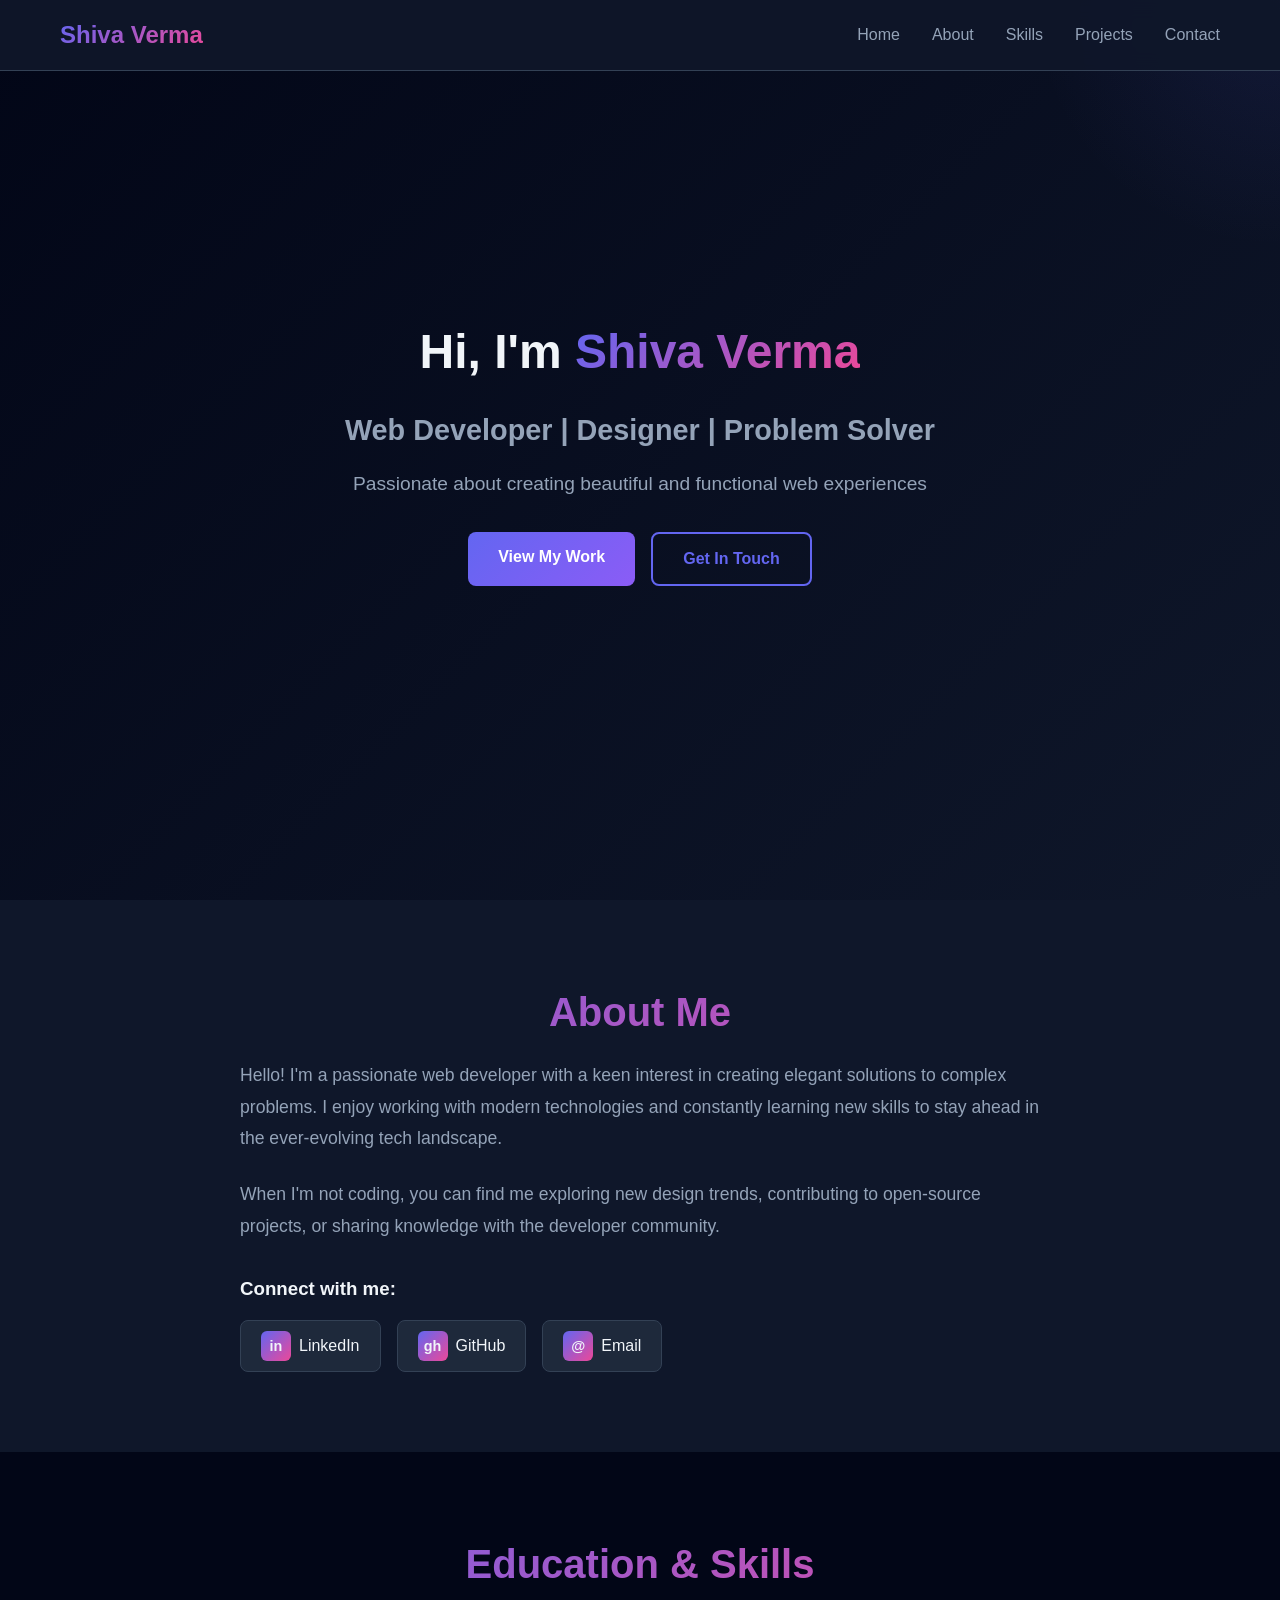
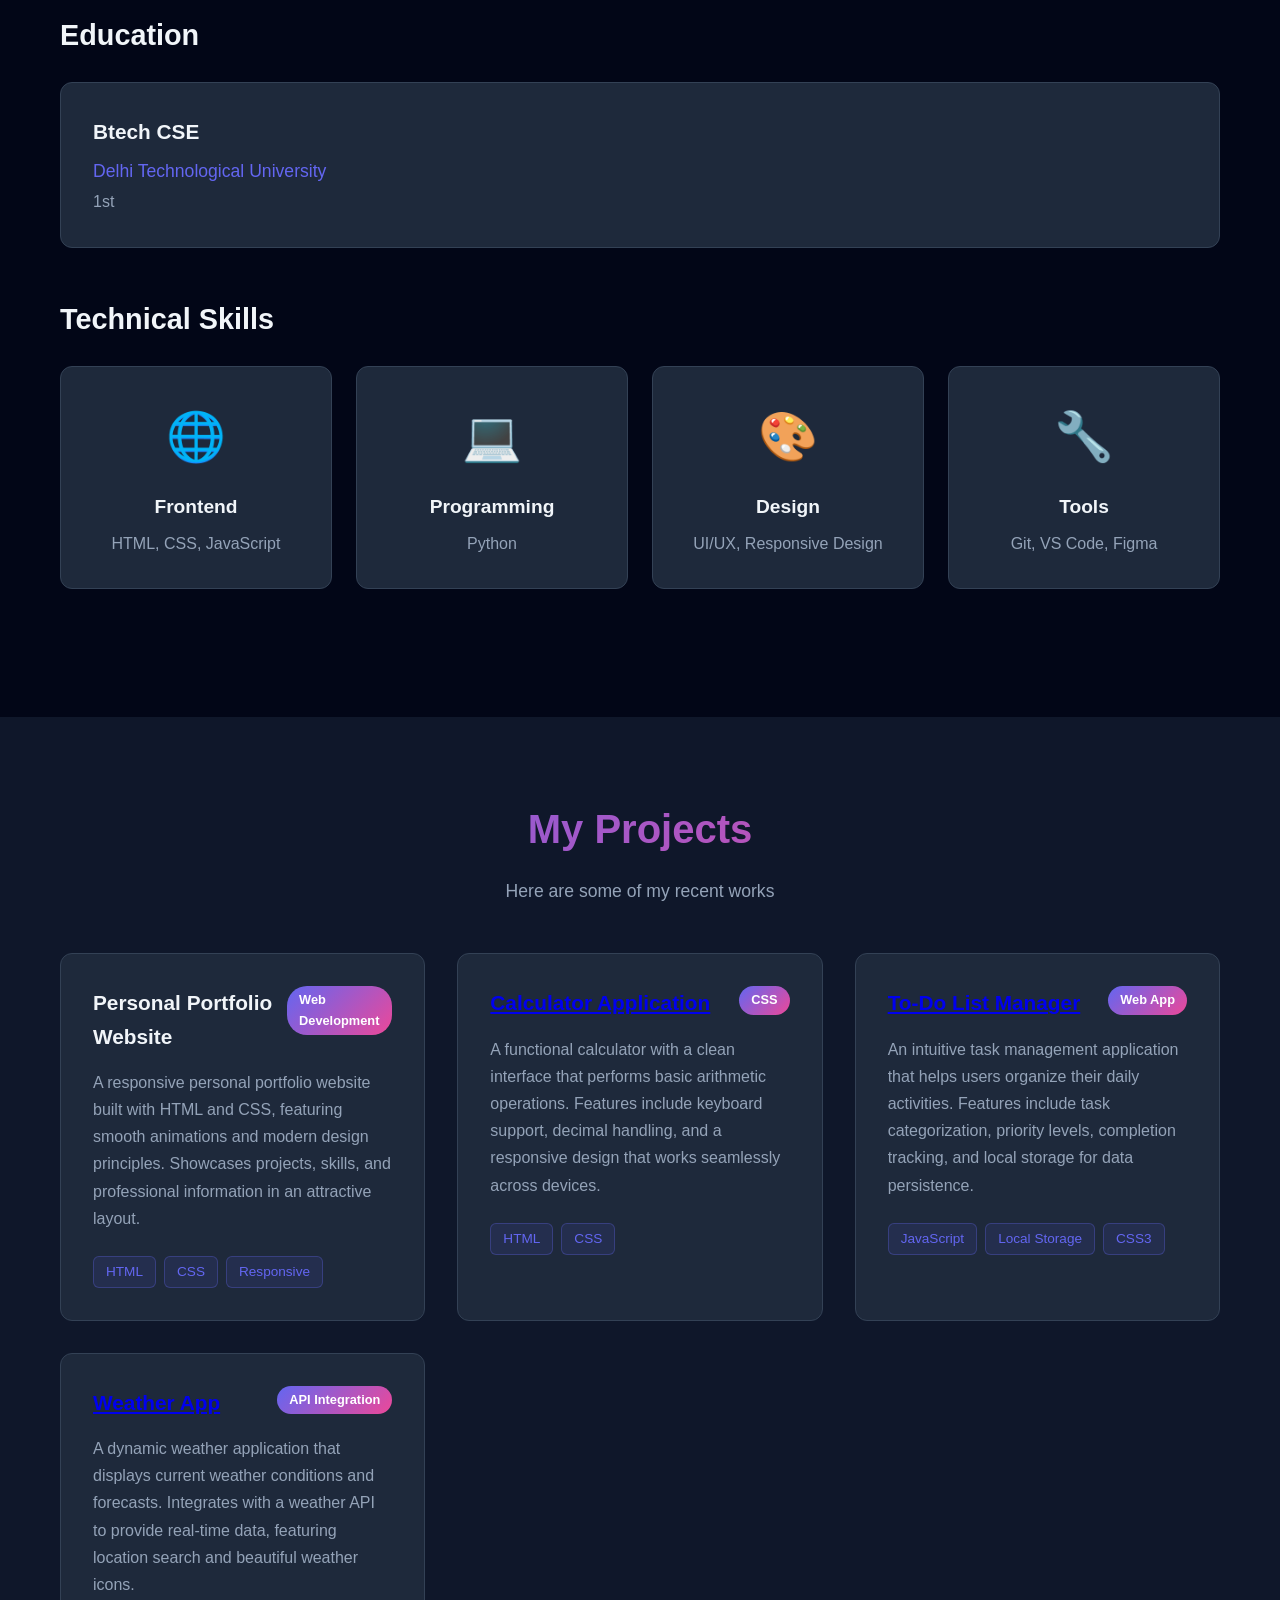
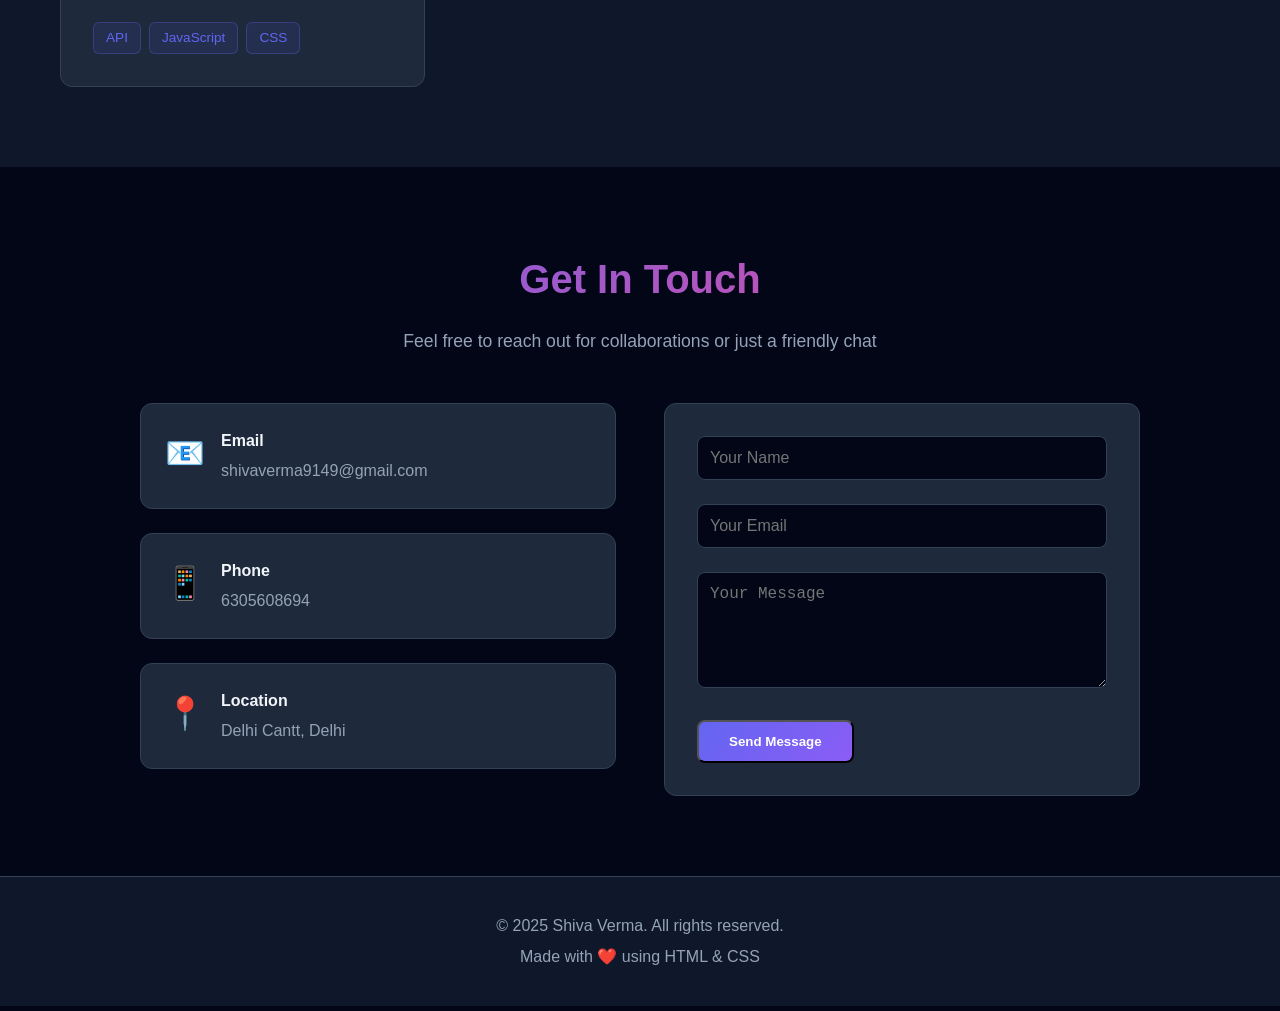
<file: index.html>
<!DOCTYPE html>
<html lang="en">
<head>
    <meta charset="UTF-8">
    <meta name="viewport" content="width=device-width, initial-scale=1.0">
    <title>My Portfolio - Shiva Verma</title>
    <link rel="stylesheet" href="styles.css">
</head>
<body>
    <!-- Navigation Bar -->
    <nav class="navbar">
        <div class="container">
            <div class="logo">Shiva Verma</div>
            <ul class="nav-links">
                <li><a href="#home">Home</a></li>
                <li><a href="#about">About</a></li>
                <li><a href="#skills">Skills</a></li>
                <li><a href="#projects">Projects</a></li>
                <li><a href="#contact">Contact</a></li>
            </ul>
        </div>
    </nav>

    <!-- Home Section -->
    <section id="home" class="home-section">
        <div class="container">
            <div class="home-content">
                <h1 class="greeting">Hi, I'm <span class="highlight">Shiva Verma</span></h1>
                <h2 class="tagline">Web Developer | Designer | Problem Solver</h2>
                <p class="intro-text">Passionate about creating beautiful and functional web experiences</p>
                <div class="cta-buttons">
                    <a href="#projects" class="btn btn-primary">View My Work</a>
                    <a href="#contact" class="btn btn-secondary">Get In Touch</a>
                </div>
            </div>
        </div>
    </section>

    <!-- About Me Section -->
    <section id="about" class="about-section">
        <div class="container">
            <h2 class="section-title">About Me</h2>
            <div class="about-content">
                <div class="about-text">
                    <p>Hello! I'm a passionate web developer with a keen interest in creating elegant solutions to complex problems. I enjoy working with modern technologies and constantly learning new skills to stay ahead in the ever-evolving tech landscape.</p>
                    <p>When I'm not coding, you can find me exploring new design trends, contributing to open-source projects, or sharing knowledge with the developer community.</p>
                    <div class="social-links">
                        <h3>Connect with me:</h3>
                        <div class="social-icons">
                            <!-- Add your LinkedIn URL below -->
                            <a href="https://www.linkedin.com/in/shiva-verma-11b445381/" target="_blank" class="social-link">
                                <span class="icon">in</span> LinkedIn
                            </a>
                            <!-- Add your GitHub URL below -->
                            <a href="https://github.com/ShivaVerma-110806" target="_blank" class="social-link">
                                <span class="icon">gh</span> GitHub
                            </a>
                            <!-- Add your Email below -->
                            <a href="mailto:shivaverma9149@gmail.com" class="social-link">
                                <span class="icon">@</span> Email
                            </a>
                        </div>
                    </div>
                </div>
            </div>
        </div>
    </section>

    <!-- Education & Skills Section -->
    <section id="skills" class="skills-section">
        <div class="container">
            <h2 class="section-title">Education & Skills</h2>
            
            <div class="education-block">
                <h3 class="subsection-title">Education</h3>
                <div class="education-item">
                    <h4>Btech CSE </h4>
                    <p class="institution">Delhi Technological University</p>
                    <p class="duration">1st </p>
                </div>
            </div>

            <div class="skills-block">
                <h3 class="subsection-title">Technical Skills</h3>
                <div class="skills-grid">
                    <div class="skill-card">
                        <div class="skill-icon">🌐</div>
                        <h4>Frontend</h4>
                        <p>HTML, CSS, JavaScript</p>
                    </div>
                    <div class="skill-card">
                        <div class="skill-icon">💻</div>
                        <h4>Programming</h4>
                        <p>Python</p>
                    </div>
                    <div class="skill-card">
                        <div class="skill-icon">🎨</div>
                        <h4>Design</h4>
                        <p>UI/UX, Responsive Design</p>
                    </div>
                    <div class="skill-card">
                        <div class="skill-icon">🔧</div>
                        <h4>Tools</h4>
                        <p>Git, VS Code, Figma</p>
                    </div>
                </div>
            </div>
        </div>
    </section>

    <!-- Projects Section -->
    <section id="projects" class="projects-section">
        <div class="container">
            <h2 class="section-title">My Projects</h2>
            <p class="section-subtitle">Here are some of my recent works</p>
            
            <div class="projects-grid">
                <div class="project-card">
                    <div class="project-header">
                        <h3>Personal Portfolio Website</h3>
                        <span class="project-tag">Web Development</span>
                    </div>
                    <p class="project-description">A responsive personal portfolio website built with HTML and CSS, featuring smooth animations and modern design principles. Showcases projects, skills, and professional information in an attractive layout.</p>
                    <div class="project-tech">
                        <span class="tech-badge">HTML</span>
                        <span class="tech-badge">CSS</span>
                        <span class="tech-badge">Responsive</span>
                    </div>
                </div>

                <div class="project-card">
                    <div class="project-header">
                        <h3> <a href="calculator.html">Calculator Application</a></h3>
                        <span class="project-tag">CSS</span>
                    </div>
                    <p class="project-description">A functional calculator with a clean interface that performs basic arithmetic operations. Features include keyboard support, decimal handling, and a responsive design that works seamlessly across devices.</p>
                    <div class="project-tech">
                        <span class="tech-badge">HTML</span>
                        <span class="tech-badge">CSS</span>
                    </div>
                </div>

                <div class="project-card">
                    <div class="project-header">
                       <h3><a href="to-dolist.html">To-Do List Manager</a></a></h3> 
                        <span class="project-tag">Web App</span>
                    </div>
                    <p class="project-description">An intuitive task management application that helps users organize their daily activities. Features include task categorization, priority levels, completion tracking, and local storage for data persistence.</p>
                    <div class="project-tech">
                        <span class="tech-badge">JavaScript</span>
                        <span class="tech-badge">Local Storage</span>
                        <span class="tech-badge">CSS3</span>
                    </div>
                </div>

                <div class="project-card">
                    <div class="project-header">
                        <h3><a href="weather.html">Weather App</a></a></h3>
                        <span class="project-tag">API Integration</span>
                    </div>
                    <p class="project-description">A dynamic weather application that displays current weather conditions and forecasts. Integrates with a weather API to provide real-time data, featuring location search and beautiful weather icons.</p>
                    <div class="project-tech">
                        <span class="tech-badge">API</span>
                        <span class="tech-badge">JavaScript</span>
                        <span class="tech-badge">CSS</span>
                    </div>
                </div>
            </div>
        </div>
    </section>

    <!-- Contact Section -->
    <section id="contact" class="contact-section">
        <div class="container">
            <h2 class="section-title">Get In Touch</h2>
            <p class="section-subtitle">Feel free to reach out for collaborations or just a friendly chat</p>
            
            <div class="contact-content">
                <div class="contact-info">
                    <div class="info-item">
                        <div class="info-icon">📧</div>
                        <div class="info-text">
                            <h4>Email</h4>
                            <p>shivaverma9149@gmail.com</p>
                        </div>
                    </div>
                    <div class="info-item">
                        <div class="info-icon">📱</div>
                        <div class="info-text">
                            <h4>Phone</h4>
                            <p>6305608694 </p>
                        </div>
                    </div>
                    <div class="info-item">
                        <div class="info-icon">📍</div>
                        <div class="info-text">
                            <h4>Location</h4>
                            <p>Delhi Cantt, Delhi </p>
                        </div>
                    </div>
                </div>

                <div class="contact-form">
                    <form>
                        <div class="form-group">
                            <input type="text" placeholder="Your Name" required>
                        </div>
                        <div class="form-group">
                            <input type="email" placeholder="Your Email" required>
                        </div>
                        <div class="form-group">
                            <textarea rows="5" placeholder="Your Message" required></textarea>
                        </div>
                        <button type="submit" class="btn btn-primary">Send Message</button>
                    </form>
                </div>
            </div>
        </div>
    </section>

    <!-- Footer -->
    <footer class="footer">
        <div class="container">
            <p>&copy; 2025 Shiva Verma. All rights reserved.</p>
            <p>Made with ❤️ using HTML & CSS</p>
        </div>
    </footer>
</body>
</html>
</file>
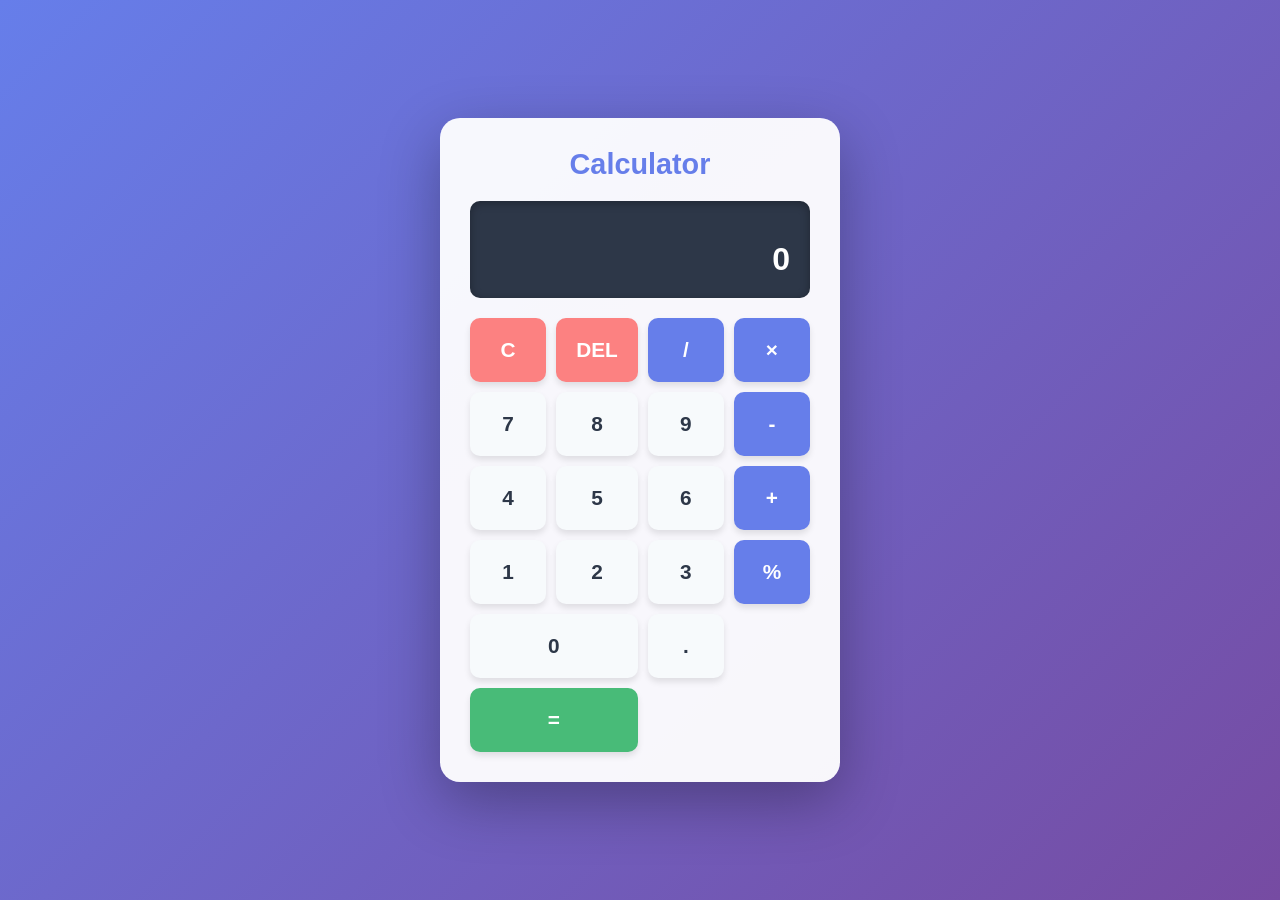
<file: calculator.html>
<!DOCTYPE html>
<html lang="en">
<head>
    <meta charset="UTF-8">
    <meta name="viewport" content="width=device-width, initial-scale=1.0">
    <title>Calculator Application</title>
    <style>
        * {
            margin: 0;
            padding: 0;
            box-sizing: border-box;
        }

        body {
            font-family: 'Segoe UI', Tahoma, Geneva, Verdana, sans-serif;
            background: linear-gradient(135deg, #667eea 0%, #764ba2 100%);
            min-height: 100vh;
            display: flex;
            justify-content: center;
            align-items: center;
            padding: 20px;
        }

        .calculator {
            background: rgba(255, 255, 255, 0.95);
            border-radius: 20px;
            padding: 30px;
            box-shadow: 0 20px 60px rgba(0, 0, 0, 0.3);
            max-width: 400px;
            width: 100%;
        }

        .calculator h1 {
            text-align: center;
            color: #667eea;
            margin-bottom: 20px;
            font-size: 1.8rem;
        }

        .display {
            background: #2d3748;
            color: #fff;
            padding: 20px;
            border-radius: 10px;
            margin-bottom: 20px;
            text-align: right;
            font-size: 2rem;
            min-height: 80px;
            word-wrap: break-word;
            box-shadow: inset 0 2px 10px rgba(0, 0, 0, 0.3);
        }

        .display .previous {
            font-size: 1rem;
            color: #a0aec0;
            min-height: 20px;
        }

        .display .current {
            font-size: 2rem;
            font-weight: bold;
        }

        .buttons {
            display: grid;
            grid-template-columns: repeat(4, 1fr);
            gap: 10px;
        }

        button {
            padding: 20px;
            font-size: 1.3rem;
            border: none;
            border-radius: 10px;
            cursor: pointer;
            transition: all 0.2s ease;
            font-weight: 600;
            box-shadow: 0 4px 6px rgba(0, 0, 0, 0.1);
        }

        button:hover {
            transform: translateY(-2px);
            box-shadow: 0 6px 12px rgba(0, 0, 0, 0.2);
        }

        button:active {
            transform: translateY(0);
        }

        .btn-number {
            background: #f7fafc;
            color: #2d3748;
        }

        .btn-operator {
            background: #667eea;
            color: white;
        }

        .btn-clear {
            background: #fc8181;
            color: white;
        }

        .btn-equals {
            background: #48bb78;
            color: white;
            grid-column: span 2;
        }

        .btn-zero {
            grid-column: span 2;
        }

        @media (max-width: 480px) {
            .calculator {
                padding: 20px;
            }

            button {
                padding: 15px;
                font-size: 1.1rem;
            }

            .display .current {
                font-size: 1.5rem;
            }
        }
    </style>
</head>
<body>
    <div class="calculator">
        <h1>Calculator</h1>
        <div class="display">
            <div class="previous" id="previous"></div>
            <div class="current" id="current">0</div>
        </div>
        <div class="buttons">
            <button class="btn-clear" onclick="clearDisplay()">C</button>
            <button class="btn-clear" onclick="deleteLast()">DEL</button>
            <button class="btn-operator" onclick="appendOperator('/')">/</button>
            <button class="btn-operator" onclick="appendOperator('*')">×</button>
            
            <button class="btn-number" onclick="appendNumber('7')">7</button>
            <button class="btn-number" onclick="appendNumber('8')">8</button>
            <button class="btn-number" onclick="appendNumber('9')">9</button>
            <button class="btn-operator" onclick="appendOperator('-')">-</button>
            
            <button class="btn-number" onclick="appendNumber('4')">4</button>
            <button class="btn-number" onclick="appendNumber('5')">5</button>
            <button class="btn-number" onclick="appendNumber('6')">6</button>
            <button class="btn-operator" onclick="appendOperator('+')">+</button>
            
            <button class="btn-number" onclick="appendNumber('1')">1</button>
            <button class="btn-number" onclick="appendNumber('2')">2</button>
            <button class="btn-number" onclick="appendNumber('3')">3</button>
            <button class="btn-operator" onclick="appendOperator('%')">%</button>
            
            <button class="btn-number btn-zero" onclick="appendNumber('0')">0</button>
            <button class="btn-number" onclick="appendNumber('.')">.</button>
            <button class="btn-equals" onclick="calculate()">=</button>
        </div>
    </div>

    <script>
        let currentInput = '0';
        let previousInput = '';
        let operator = null;

        function updateDisplay() {
            document.getElementById('current').textContent = currentInput;
            document.getElementById('previous').textContent = previousInput;
        }

        function appendNumber(number) {
            if (currentInput === '0' && number !== '.') {
                currentInput = number;
            } else if (number === '.' && currentInput.includes('.')) {
                return;
            } else {
                currentInput += number;
            }
            updateDisplay();
        }

        function appendOperator(op) {
            if (operator !== null) {
                calculate();
            }
            operator = op;
            previousInput = currentInput + ' ' + op;
            currentInput = '0';
            updateDisplay();
        }

        function calculate() {
            if (operator === null) return;
            
            const prev = parseFloat(previousInput);
            const current = parseFloat(currentInput);
            let result;

            switch (operator) {
                case '+':
                    result = prev + current;
                    break;
                case '-':
                    result = prev - current;
                    break;
                case '*':
                    result = prev * current;
                    break;
                case '/':
                    result = current !== 0 ? prev / current : 'Error';
                    break;
                case '%':
                    result = prev % current;
                    break;
                default:
                    return;
            }

            currentInput = result.toString();
            operator = null;
            previousInput = '';
            updateDisplay();
        }

        function clearDisplay() {
            currentInput = '0';
            previousInput = '';
            operator = null;
            updateDisplay();
        }

        function deleteLast() {
            if (currentInput.length > 1) {
                currentInput = currentInput.slice(0, -1);
            } else {
                currentInput = '0';
            }
            updateDisplay();
        }

        // Keyboard support
        document.addEventListener('keydown', function(event) {
            if (event.key >= '0' && event.key <= '9') {
                appendNumber(event.key);
            } else if (event.key === '.') {
                appendNumber('.');
            } else if (event.key === '+' || event.key === '-' || event.key === '*' || event.key === '/' || event.key === '%') {
                appendOperator(event.key);
            } else if (event.key === 'Enter' || event.key === '=') {
                calculate();
            } else if (event.key === 'Escape') {
                clearDisplay();
            } else if (event.key === 'Backspace') {
                deleteLast();
            }
        });
    </script>
</body>
</html>
</file>
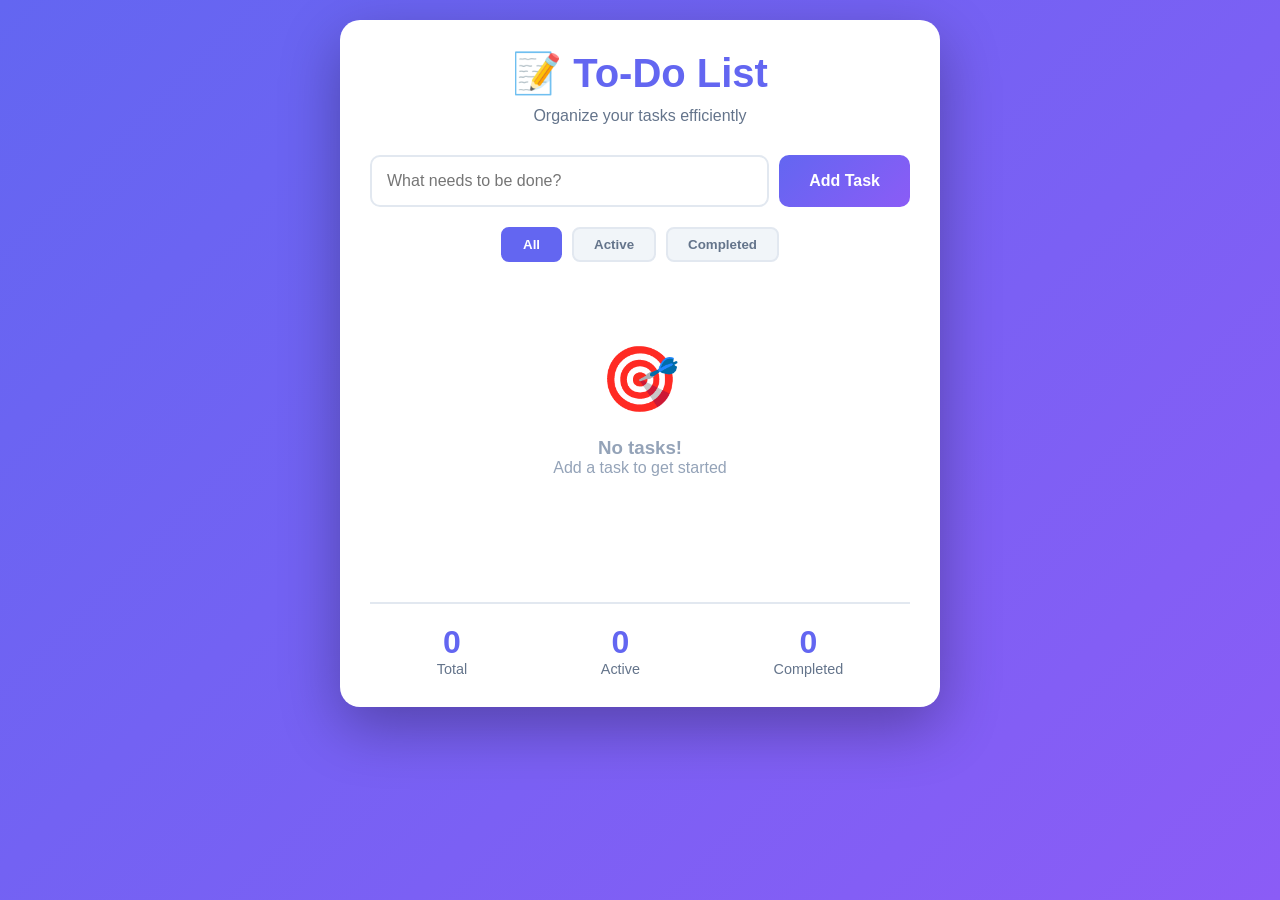
<file: to-dolist.html>
<!DOCTYPE html>
<html lang="en">
<head>
    <meta charset="UTF-8">
    <meta name="viewport" content="width=device-width, initial-scale=1.0">
    <title>To-Do List Manager</title>
    <style>
        * {
            margin: 0;
            padding: 0;
            box-sizing: border-box;
        }

        body {
            font-family: 'Segoe UI', Tahoma, Geneva, Verdana, sans-serif;
            background: linear-gradient(135deg, #6366f1 0%, #8b5cf6 100%);
            min-height: 100vh;
            padding: 20px;
        }

        .container {
            max-width: 600px;
            margin: 0 auto;
            background: white;
            border-radius: 20px;
            padding: 30px;
            box-shadow: 0 20px 60px rgba(0, 0, 0, 0.3);
        }

        h1 {
            color: #6366f1;
            text-align: center;
            margin-bottom: 10px;
            font-size: 2.5rem;
        }

        .subtitle {
            text-align: center;
            color: #64748b;
            margin-bottom: 30px;
        }

        .input-container {
            display: flex;
            gap: 10px;
            margin-bottom: 20px;
        }

        #taskInput {
            flex: 1;
            padding: 15px;
            border: 2px solid #e2e8f0;
            border-radius: 10px;
            font-size: 1rem;
            transition: border-color 0.3s ease;
        }

        #taskInput:focus {
            outline: none;
            border-color: #6366f1;
        }

        .add-btn {
            padding: 15px 30px;
            background: linear-gradient(135deg, #6366f1, #8b5cf6);
            color: white;
            border: none;
            border-radius: 10px;
            cursor: pointer;
            font-size: 1rem;
            font-weight: 600;
            transition: transform 0.2s ease;
        }

        .add-btn:hover {
            transform: translateY(-2px);
        }

        .filters {
            display: flex;
            gap: 10px;
            margin-bottom: 20px;
            justify-content: center;
        }

        .filter-btn {
            padding: 8px 20px;
            background: #f1f5f9;
            border: 2px solid #e2e8f0;
            border-radius: 8px;
            cursor: pointer;
            font-weight: 600;
            color: #64748b;
            transition: all 0.3s ease;
        }

        .filter-btn.active {
            background: #6366f1;
            color: white;
            border-color: #6366f1;
        }

        .tasks-container {
            min-height: 300px;
        }

        .task-item {
            background: #f8fafc;
            padding: 15px;
            border-radius: 10px;
            margin-bottom: 10px;
            display: flex;
            align-items: center;
            gap: 15px;
            transition: all 0.3s ease;
            border: 2px solid transparent;
        }

        .task-item:hover {
            border-color: #6366f1;
            transform: translateX(5px);
        }

        .task-item.completed {
            opacity: 0.6;
        }

        .task-item.completed .task-text {
            text-decoration: line-through;
            color: #94a3b8;
        }

        .checkbox {
            width: 24px;
            height: 24px;
            cursor: pointer;
            accent-color: #6366f1;
        }

        .task-text {
            flex: 1;
            color: #1e293b;
            font-size: 1rem;
        }

        .priority-badge {
            padding: 4px 12px;
            border-radius: 20px;
            font-size: 0.8rem;
            font-weight: 600;
        }

        .priority-high {
            background: #fee2e2;
            color: #dc2626;
        }

        .priority-medium {
            background: #fef3c7;
            color: #d97706;
        }

        .priority-low {
            background: #dbeafe;
            color: #2563eb;
        }

        .delete-btn {
            background: #ef4444;
            color: white;
            border: none;
            padding: 8px 15px;
            border-radius: 6px;
            cursor: pointer;
            font-weight: 600;
            transition: background 0.3s ease;
        }

        .delete-btn:hover {
            background: #dc2626;
        }

        .stats {
            display: flex;
            justify-content: space-around;
            margin-top: 20px;
            padding-top: 20px;
            border-top: 2px solid #e2e8f0;
        }

        .stat-item {
            text-align: center;
        }

        .stat-number {
            font-size: 2rem;
            font-weight: bold;
            color: #6366f1;
        }

        .stat-label {
            color: #64748b;
            font-size: 0.9rem;
        }

        .empty-state {
            text-align: center;
            padding: 60px 20px;
            color: #94a3b8;
        }

        .empty-state-icon {
            font-size: 4rem;
            margin-bottom: 20px;
        }

        @media (max-width: 480px) {
            .container {
                padding: 20px;
            }

            h1 {
                font-size: 2rem;
            }

            .input-container {
                flex-direction: column;
            }

            .filters {
                flex-wrap: wrap;
            }
        }
    </style>
</head>
<body>
    <div class="container">
        <h1>📝 To-Do List</h1>
        <p class="subtitle">Organize your tasks efficiently</p>

        <div class="input-container">
            <input type="text" id="taskInput" placeholder="What needs to be done?" />
            <button class="add-btn" onclick="addTask()">Add Task</button>
        </div>

        <div class="filters">
            <button class="filter-btn active" onclick="filterTasks('all')">All</button>
            <button class="filter-btn" onclick="filterTasks('active')">Active</button>
            <button class="filter-btn" onclick="filterTasks('completed')">Completed</button>
        </div>

        <div class="tasks-container" id="tasksContainer">
            <div class="empty-state">
                <div class="empty-state-icon">🎯</div>
                <h3>No tasks yet!</h3>
                <p>Add a task to get started</p>
            </div>
        </div>

        <div class="stats">
            <div class="stat-item">
                <div class="stat-number" id="totalTasks">0</div>
                <div class="stat-label">Total</div>
            </div>
            <div class="stat-item">
                <div class="stat-number" id="activeTasks">0</div>
                <div class="stat-label">Active</div>
            </div>
            <div class="stat-item">
                <div class="stat-number" id="completedTasks">0</div>
                <div class="stat-label">Completed</div>
            </div>
        </div>
    </div>

    <script>
        let tasks = [];
        let currentFilter = 'all';

        function addTask() {
            const input = document.getElementById('taskInput');
            const taskText = input.value.trim();

            if (taskText === '') {
                alert('Please enter a task!');
                return;
            }

            const task = {
                id: Date.now(),
                text: taskText,
                completed: false,
                priority: getRandomPriority()
            };

            tasks.push(task);
            input.value = '';
            renderTasks();
            updateStats();
        }

        function getRandomPriority() {
            const priorities = ['low', 'medium', 'high'];
            return priorities[Math.floor(Math.random() * priorities.length)];
        }

        function toggleTask(id) {
            const task = tasks.find(t => t.id === id);
            if (task) {
                task.completed = !task.completed;
                renderTasks();
                updateStats();
            }
        }

        function deleteTask(id) {
            tasks = tasks.filter(t => t.id !== id);
            renderTasks();
            updateStats();
        }

        function filterTasks(filter) {
            currentFilter = filter;
            
            // Update active filter button
            document.querySelectorAll('.filter-btn').forEach(btn => {
                btn.classList.remove('active');
            });
            event.target.classList.add('active');
            
            renderTasks();
        }

        function renderTasks() {
            const container = document.getElementById('tasksContainer');
            
            let filteredTasks = tasks;
            if (currentFilter === 'active') {
                filteredTasks = tasks.filter(t => !t.completed);
            } else if (currentFilter === 'completed') {
                filteredTasks = tasks.filter(t => t.completed);
            }

            if (filteredTasks.length === 0) {
                container.innerHTML = `
                    <div class="empty-state">
                        <div class="empty-state-icon">🎯</div>
                        <h3>No ${currentFilter === 'all' ? '' : currentFilter} tasks!</h3>
                        <p>${currentFilter === 'all' ? 'Add a task to get started' : 'Great job staying organized!'}</p>
                    </div>
                `;
                return;
            }

            container.innerHTML = filteredTasks.map(task => `
                <div class="task-item ${task.completed ? 'completed' : ''}">
                    <input type="checkbox" class="checkbox" 
                           ${task.completed ? 'checked' : ''} 
                           onchange="toggleTask(${task.id})">
                    <span class="task-text">${task.text}</span>
                    <span class="priority-badge priority-${task.priority}">${task.priority}</span>
                    <button class="delete-btn" onclick="deleteTask(${task.id})">Delete</button>
                </div>
            `).join('');
        }

        function updateStats() {
            const total = tasks.length;
            const completed = tasks.filter(t => t.completed).length;
            const active = total - completed;

            document.getElementById('totalTasks').textContent = total;
            document.getElementById('activeTasks').textContent = active;
            document.getElementById('completedTasks').textContent = completed;
        }

        // Enter key support
        document.getElementById('taskInput').addEventListener('keypress', function(event) {
            if (event.key === 'Enter') {
                addTask();
            }
        });

        // Initial render
        renderTasks();
        updateStats();
    </script>
</body>
</html>
</file>
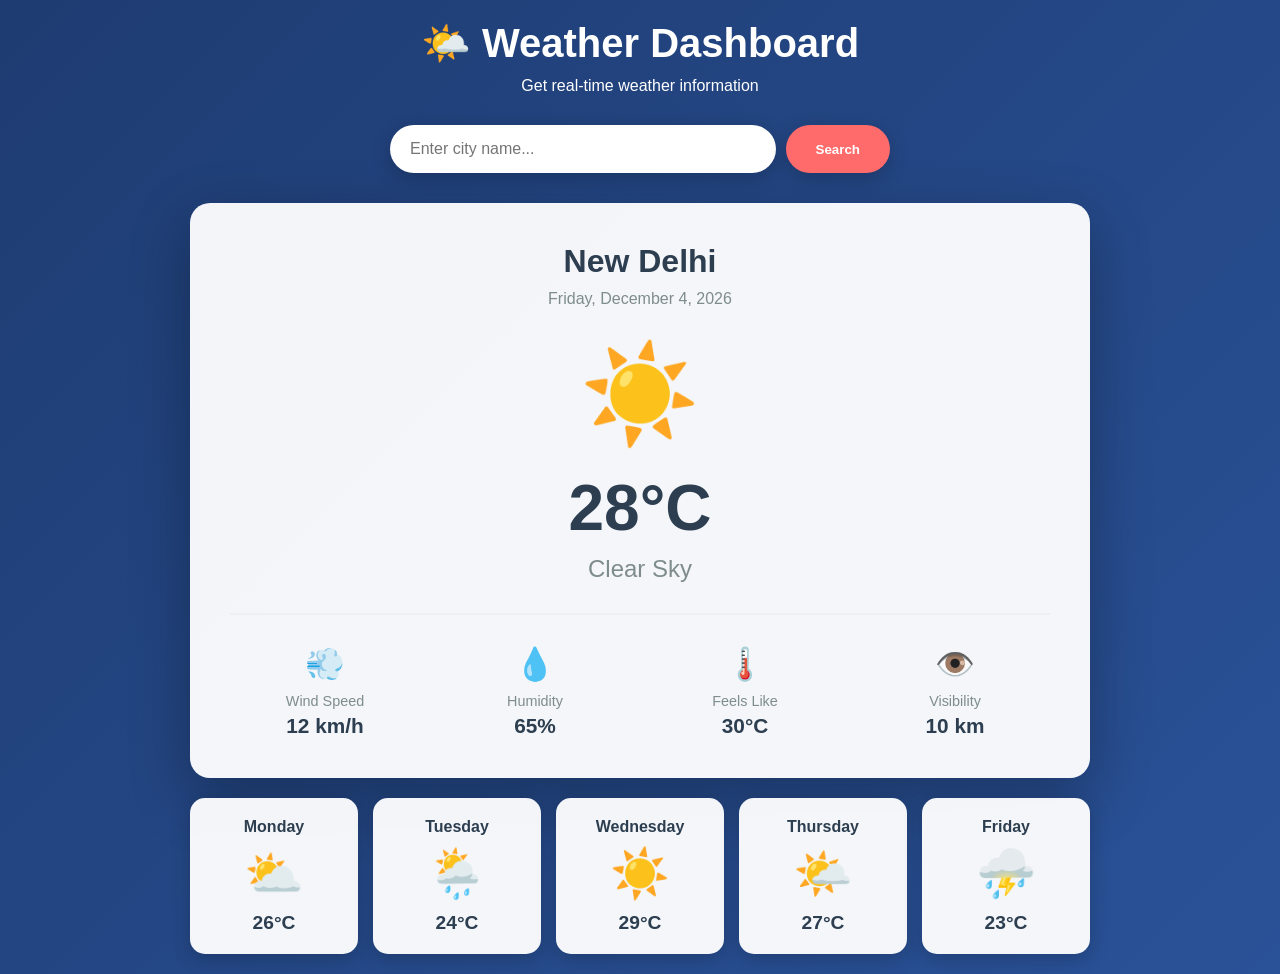
<file: weather.html>
<!DOCTYPE html>
<html lang="en">
<head>
    <meta charset="UTF-8">
    <meta name="viewport" content="width=device-width, initial-scale=1.0">
    <title>Weather Dashboard</title>
    <style>
        * {
            margin: 0;
            padding: 0;
            box-sizing: border-box;
        }

        body {
            font-family: 'Segoe UI', Tahoma, Geneva, Verdana, sans-serif;
            background: linear-gradient(135deg, #1e3c72 0%, #2a5298 100%);
            min-height: 100vh;
            padding: 20px;
        }

        .container {
            max-width: 900px;
            margin: 0 auto;
        }

        .header {
            text-align: center;
            color: white;
            margin-bottom: 30px;
        }

        .header h1 {
            font-size: 2.5rem;
            margin-bottom: 10px;
        }

        .search-container {
            max-width: 500px;
            margin: 0 auto 30px;
            display: flex;
            gap: 10px;
        }

        .search-input {
            flex: 1;
            padding: 15px 20px;
            border: none;
            border-radius: 50px;
            font-size: 1rem;
            box-shadow: 0 5px 20px rgba(0, 0, 0, 0.2);
        }

        .search-input:focus {
            outline: none;
        }

        .search-btn {
            padding: 15px 30px;
            background: #ff6b6b;
            color: white;
            border: none;
            border-radius: 50px;
            cursor: pointer;
            font-weight: 600;
            transition: transform 0.2s ease;
            box-shadow: 0 5px 20px rgba(0, 0, 0, 0.2);
        }

        .search-btn:hover {
            transform: translateY(-2px);
        }

        .weather-card {
            background: rgba(255, 255, 255, 0.95);
            border-radius: 20px;
            padding: 40px;
            box-shadow: 0 20px 60px rgba(0, 0, 0, 0.3);
            margin-bottom: 20px;
        }

        .current-weather {
            text-align: center;
        }

        .location {
            font-size: 2rem;
            color: #2c3e50;
            margin-bottom: 10px;
        }

        .date {
            color: #7f8c8d;
            margin-bottom: 30px;
        }

        .weather-icon {
            font-size: 6rem;
            margin: 20px 0;
        }

        .temperature {
            font-size: 4rem;
            font-weight: bold;
            color: #2c3e50;
            margin-bottom: 10px;
        }

        .weather-description {
            font-size: 1.5rem;
            color: #7f8c8d;
            text-transform: capitalize;
            margin-bottom: 30px;
        }

        .weather-details {
            display: grid;
            grid-template-columns: repeat(auto-fit, minmax(150px, 1fr));
            gap: 20px;
            margin-top: 30px;
            padding-top: 30px;
            border-top: 2px solid #ecf0f1;
        }

        .detail-item {
            text-align: center;
        }

        .detail-icon {
            font-size: 2rem;
            margin-bottom: 10px;
        }

        .detail-label {
            color: #7f8c8d;
            font-size: 0.9rem;
            margin-bottom: 5px;
        }

        .detail-value {
            color: #2c3e50;
            font-size: 1.3rem;
            font-weight: 600;
        }

        .forecast {
            display: grid;
            grid-template-columns: repeat(auto-fit, minmax(120px, 1fr));
            gap: 15px;
        }

        .forecast-item {
            background: rgba(255, 255, 255, 0.95);
            border-radius: 15px;
            padding: 20px;
            text-align: center;
            box-shadow: 0 5px 20px rgba(0, 0, 0, 0.2);
            transition: transform 0.3s ease;
        }

        .forecast-item:hover {
            transform: translateY(-5px);
        }

        .forecast-day {
            font-weight: 600;
            color: #2c3e50;
            margin-bottom: 10px;
        }

        .forecast-icon {
            font-size: 3rem;
            margin: 10px 0;
        }

        .forecast-temp {
            color: #2c3e50;
            font-size: 1.2rem;
            font-weight: 600;
        }

        .error-message {
            background: #ff6b6b;
            color: white;
            padding: 15px;
            border-radius: 10px;
            text-align: center;
            margin-bottom: 20px;
            display: none;
        }

        .loading {
            text-align: center;
            color: white;
            font-size: 1.5rem;
            padding: 40px;
            display: none;
        }

        @media (max-width: 768px) {
            .header h1 {
                font-size: 2rem;
            }

            .temperature {
                font-size: 3rem;
            }

            .weather-card {
                padding: 20px;
            }
        }
    </style>
</head>
<body>
    <div class="container">
        <div class="header">
            <h1>🌤️ Weather Dashboard</h1>
            <p>Get real-time weather information</p>
        </div>

        <div class="search-container">
            <input type="text" class="search-input" id="cityInput" placeholder="Enter city name..." />
            <button class="search-btn" onclick="searchWeather()">Search</button>
        </div>

        <div class="error-message" id="errorMessage">City not found. Please try again.</div>
        <div class="loading" id="loading">Loading weather data...</div>

        <div class="weather-card" id="weatherCard">
            <div class="current-weather">
                <h2 class="location" id="location">New Delhi</h2>
                <p class="date" id="date">Sunday, November 16, 2025</p>
                
                <div class="weather-icon" id="weatherIcon">☀️</div>
                <div class="temperature" id="temperature">28°C</div>
                <p class="weather-description" id="description">Clear Sky</p>

                <div class="weather-details">
                    <div class="detail-item">
                        <div class="detail-icon">💨</div>
                        <div class="detail-label">Wind Speed</div>
                        <div class="detail-value" id="windSpeed">12 km/h</div>
                    </div>
                    <div class="detail-item">
                        <div class="detail-icon">💧</div>
                        <div class="detail-label">Humidity</div>
                        <div class="detail-value" id="humidity">65%</div>
                    </div>
                    <div class="detail-item">
                        <div class="detail-icon">🌡️</div>
                        <div class="detail-label">Feels Like</div>
                        <div class="detail-value" id="feelsLike">30°C</div>
                    </div>
                    <div class="detail-item">
                        <div class="detail-icon">👁️</div>
                        <div class="detail-label">Visibility</div>
                        <div class="detail-value" id="visibility">10 km</div>
                    </div>
                </div>
            </div>
        </div>

        <div class="forecast" id="forecast">
            <div class="forecast-item">
                <div class="forecast-day">Monday</div>
                <div class="forecast-icon">⛅</div>
                <div class="forecast-temp">26°C</div>
            </div>
            <div class="forecast-item">
                <div class="forecast-day">Tuesday</div>
                <div class="forecast-icon">🌦️</div>
                <div class="forecast-temp">24°C</div>
            </div>
            <div class="forecast-item">
                <div class="forecast-day">Wednesday</div>
                <div class="forecast-icon">☀️</div>
                <div class="forecast-temp">29°C</div>
            </div>
            <div class="forecast-item">
                <div class="forecast-day">Thursday</div>
                <div class="forecast-icon">🌤️</div>
                <div class="forecast-temp">27°C</div>
            </div>
            <div class="forecast-item">
                <div class="forecast-day">Friday</div>
                <div class="forecast-icon">⛈️</div>
                <div class="forecast-temp">23°C</div>
            </div>
        </div>
    </div>

    <script>
        // Weather data for different cities (simulated API data)
        const weatherData = {
            'new delhi': {
                temp: 28,
                description: 'Clear Sky',
                icon: '☀️',
                wind: 12,
                humidity: 65,
                feelsLike: 30,
                visibility: 10
            },
            'mumbai': {
                temp: 32,
                description: 'Partly Cloudy',
                icon: '⛅',
                wind: 18,
                humidity: 78,
                feelsLike: 35,
                visibility: 8
            },
            'bangalore': {
                temp: 25,
                description: 'Light Rain',
                icon: '🌦️',
                wind: 10,
                humidity: 82,
                feelsLike: 26,
                visibility: 7
            },
            'kolkata': {
                temp: 30,
                description: 'Humid',
                icon: '🌤️',
                wind: 15,
                humidity: 80,
                feelsLike: 33,
                visibility: 9
            },
            'chennai': {
                temp: 33,
                description: 'Hot and Sunny',
                icon: '☀️',
                wind: 20,
                humidity: 70,
                feelsLike: 36,
                visibility: 10
            },
            'london': {
                temp: 12,
                description: 'Rainy',
                icon: '🌧️',
                wind: 25,
                humidity: 88,
                feelsLike: 10,
                visibility: 5
            },
            'new york': {
                temp: 18,
                description: 'Cloudy',
                icon: '☁️',
                wind: 22,
                humidity: 65,
                feelsLike: 16,
                visibility: 8
            },
            'tokyo': {
                temp: 20,
                description: 'Clear',
                icon: '🌤️',
                wind: 14,
                humidity: 60,
                feelsLike: 21,
                visibility: 10
            },
            'dubai': {
                temp: 38,
                description: 'Very Hot',
                icon: '☀️',
                wind: 8,
                humidity: 40,
                feelsLike: 42,
                visibility: 10
            },
            'paris': {
                temp: 15,
                description: 'Overcast',
                icon: '☁️',
                wind: 18,
                humidity: 72,
                feelsLike: 14,
                visibility: 7
            }
        };

        function searchWeather() {
            const cityInput = document.getElementById('cityInput');
            const city = cityInput.value.trim().toLowerCase();
            
            if (city === '') {
                showError('Please enter a city name');
                return;
            }

            showLoading();

            // Simulate API call delay
            setTimeout(() => {
                if (weatherData[city]) {
                    displayWeather(city, weatherData[city]);
                    hideError();
                } else {
                    showError('City not found. Try: New Delhi, Mumbai, London, New York, Tokyo, Dubai, Paris, etc.');
                }
                hideLoading();
            }, 800);
        }

        function displayWeather(city, data) {
            // Capitalize city name
            const cityName = city.split(' ').map(word => 
                word.charAt(0).toUpperCase() + word.slice(1)
            ).join(' ');

            document.getElementById('location').textContent = cityName;
            document.getElementById('temperature').textContent = `${data.temp}°C`;
            document.getElementById('description').textContent = data.description;
            document.getElementById('weatherIcon').textContent = data.icon;
            document.getElementById('windSpeed').textContent = `${data.wind} km/h`;
            document.getElementById('humidity').textContent = `${data.humidity}%`;
            document.getElementById('feelsLike').textContent = `${data.feelsLike}°C`;
            document.getElementById('visibility').textContent = `${data.visibility} km`;

            // Update date
            const date = new Date();
            const options = { weekday: 'long', year: 'numeric', month: 'long', day: 'numeric' };
            document.getElementById('date').textContent = date.toLocaleDateString('en-US', options);
        }

        function showError(message) {
            const errorElement = document.getElementById('errorMessage');
            errorElement.textContent = message;
            errorElement.style.display = 'block';
        }

        function hideError() {
            document.getElementById('errorMessage').style.display = 'none';
        }

        function showLoading() {
            document.getElementById('loading').style.display = 'block';
            document.getElementById('weatherCard').style.opacity = '0.5';
        }

        function hideLoading() {
            document.getElementById('loading').style.display = 'none';
            document.getElementById('weatherCard').style.opacity = '1';
        }

        // Enter key support
        document.getElementById('cityInput').addEventListener('keypress', function(event) {
            if (event.key === 'Enter') {
                searchWeather();
            }
        });

        // Set initial date
        window.onload = function() {
            const date = new Date();
            const options = { weekday: 'long', year: 'numeric', month: 'long', day: 'numeric' };
            document.getElementById('date').textContent = date.toLocaleDateString('en-US', options);
        };
    </script>
</body>
</html>
</file>
<file: styles.css>
/* Global Styles */
* {
    margin: 0;
    padding: 0;
    box-sizing: border-box;
}

:root {
    --primary-color: #6366f1;
    --secondary-color: #8b5cf6;
    --accent-color: #ec4899;
    --dark-bg: #0f172a;
    --darker-bg: #020617;
    --light-text: #f1f5f9;
    --gray-text: #94a3b8;
    --card-bg: #1e293b;
    --border-color: #334155;
}

html {
    scroll-behavior: smooth;
}

body {
    font-family: 'Segoe UI', Tahoma, Geneva, Verdana, sans-serif;
    line-height: 1.6;
    color: var(--light-text);
    background: var(--darker-bg);
}

.container {
    max-width: 1200px;
    margin: 0 auto;
    padding: 0 20px;
}

/* Navigation */
.navbar {
    background: rgba(15, 23, 42, 0.95);
    backdrop-filter: blur(10px);
    position: fixed;
    width: 100%;
    top: 0;
    z-index: 1000;
    border-bottom: 1px solid var(--border-color);
}

.navbar .container {
    display: flex;
    justify-content: space-between;
    align-items: center;
    padding: 1rem 20px;
}

.logo {
    font-size: 1.5rem;
    font-weight: bold;
    background: linear-gradient(135deg, var(--primary-color), var(--accent-color));
    -webkit-background-clip: text;
    -webkit-text-fill-color: transparent;
    background-clip: text;
}

.nav-links {
    display: flex;
    list-style: none;
    gap: 2rem;
}

.nav-links a {
    color: var(--gray-text);
    text-decoration: none;
    transition: color 0.3s ease;
    font-weight: 500;
}

.nav-links a:hover {
    color: var(--primary-color);
}

/* Section Styles */
section {
    padding: 80px 0;
}

.section-title {
    font-size: 2.5rem;
    text-align: center;
    margin-bottom: 1rem;
    background: linear-gradient(135deg, var(--primary-color), var(--accent-color));
    -webkit-background-clip: text;
    -webkit-text-fill-color: transparent;
    background-clip: text;
}

.section-subtitle {
    text-align: center;
    color: var(--gray-text);
    font-size: 1.1rem;
    margin-bottom: 3rem;
}

/* Home Section */
.home-section {
    min-height: 100vh;
    display: flex;
    align-items: center;
    background: linear-gradient(135deg, var(--darker-bg) 0%, var(--dark-bg) 100%);
    position: relative;
    overflow: hidden;
}

.home-section::before {
    content: '';
    position: absolute;
    width: 500px;
    height: 500px;
    background: radial-gradient(circle, rgba(99, 102, 241, 0.1) 0%, transparent 70%);
    top: -250px;
    right: -250px;
    border-radius: 50%;
}

.home-content {
    text-align: center;
    z-index: 1;
    position: relative;
}

.greeting {
    font-size: 3rem;
    margin-bottom: 1rem;
    animation: fadeInUp 0.8s ease;
}

.highlight {
    background: linear-gradient(135deg, var(--primary-color), var(--accent-color));
    -webkit-background-clip: text;
    -webkit-text-fill-color: transparent;
    background-clip: text;
}

.tagline {
    font-size: 1.8rem;
    color: var(--gray-text);
    margin-bottom: 1rem;
    animation: fadeInUp 1s ease;
}

.intro-text {
    font-size: 1.2rem;
    color: var(--gray-text);
    margin-bottom: 2rem;
    animation: fadeInUp 1.2s ease;
}

.cta-buttons {
    display: flex;
    gap: 1rem;
    justify-content: center;
    animation: fadeInUp 1.4s ease;
}

.btn {
    padding: 12px 30px;
    border-radius: 8px;
    text-decoration: none;
    font-weight: 600;
    transition: all 0.3s ease;
    display: inline-block;
}

.btn-primary {
    background: linear-gradient(135deg, var(--primary-color), var(--secondary-color));
    color: white;
}

.btn-primary:hover {
    transform: translateY(-2px);
    box-shadow: 0 10px 25px rgba(99, 102, 241, 0.3);
}

.btn-secondary {
    background: transparent;
    color: var(--primary-color);
    border: 2px solid var(--primary-color);
}

.btn-secondary:hover {
    background: var(--primary-color);
    color: white;
}

/* About Section */
.about-section {
    background: var(--dark-bg);
}

.about-content {
    max-width: 800px;
    margin: 0 auto;
}

.about-text p {
    font-size: 1.1rem;
    color: var(--gray-text);
    margin-bottom: 1.5rem;
    line-height: 1.8;
}

.social-links {
    margin-top: 2rem;
}

.social-links h3 {
    margin-bottom: 1rem;
    color: var(--light-text);
}

.social-icons {
    display: flex;
    gap: 1rem;
    flex-wrap: wrap;
}

.social-link {
    display: flex;
    align-items: center;
    gap: 0.5rem;
    padding: 10px 20px;
    background: var(--card-bg);
    border: 1px solid var(--border-color);
    border-radius: 8px;
    color: var(--light-text);
    text-decoration: none;
    transition: all 0.3s ease;
}

.social-link:hover {
    border-color: var(--primary-color);
    transform: translateY(-2px);
    box-shadow: 0 5px 15px rgba(99, 102, 241, 0.2);
}

.social-link .icon {
    width: 30px;
    height: 30px;
    background: linear-gradient(135deg, var(--primary-color), var(--accent-color));
    border-radius: 6px;
    display: flex;
    align-items: center;
    justify-content: center;
    font-weight: bold;
    font-size: 0.9rem;
}

/* Skills Section */
.skills-section {
    background: var(--darker-bg);
}

.education-block,
.skills-block {
    margin-bottom: 3rem;
}

.subsection-title {
    font-size: 1.8rem;
    margin-bottom: 1.5rem;
    color: var(--light-text);
}

.education-item {
    background: var(--card-bg);
    padding: 2rem;
    border-radius: 12px;
    border: 1px solid var(--border-color);
}

.education-item h4 {
    font-size: 1.3rem;
    color: var(--light-text);
    margin-bottom: 0.5rem;
}

.institution {
    color: var(--primary-color);
    font-size: 1.1rem;
    margin-bottom: 0.3rem;
}

.duration {
    color: var(--gray-text);
}

.skills-grid {
    display: grid;
    grid-template-columns: repeat(auto-fit, minmax(250px, 1fr));
    gap: 1.5rem;
}

.skill-card {
    background: var(--card-bg);
    padding: 2rem;
    border-radius: 12px;
    border: 1px solid var(--border-color);
    transition: all 0.3s ease;
    text-align: center;
}

.skill-card:hover {
    transform: translateY(-5px);
    border-color: var(--primary-color);
    box-shadow: 0 10px 30px rgba(99, 102, 241, 0.2);
}

.skill-icon {
    font-size: 3rem;
    margin-bottom: 1rem;
}

.skill-card h4 {
    font-size: 1.2rem;
    margin-bottom: 0.5rem;
    color: var(--light-text);
}

.skill-card p {
    color: var(--gray-text);
}

/* Projects Section */
.projects-section {
    background: var(--dark-bg);
}

.projects-grid {
    display: grid;
    grid-template-columns: repeat(auto-fit, minmax(300px, 1fr));
    gap: 2rem;
}

.project-card {
    background: var(--card-bg);
    border-radius: 12px;
    padding: 2rem;
    border: 1px solid var(--border-color);
    transition: all 0.3s ease;
}

.project-card:hover {
    transform: translateY(-5px);
    border-color: var(--primary-color);
    box-shadow: 0 10px 30px rgba(99, 102, 241, 0.2);
}

.project-header {
    display: flex;
    justify-content: space-between;
    align-items: start;
    margin-bottom: 1rem;
}

.project-header h3 {
    font-size: 1.3rem;
    color: var(--light-text);
}

.project-tag {
    background: linear-gradient(135deg, var(--primary-color), var(--accent-color));
    color: white;
    padding: 4px 12px;
    border-radius: 20px;
    font-size: 0.8rem;
    font-weight: 600;
}

.project-description {
    color: var(--gray-text);
    line-height: 1.7;
    margin-bottom: 1.5rem;
}

.project-tech {
    display: flex;
    gap: 0.5rem;
    flex-wrap: wrap;
}

.tech-badge {
    background: rgba(99, 102, 241, 0.1);
    color: var(--primary-color);
    padding: 4px 12px;
    border-radius: 6px;
    font-size: 0.85rem;
    border: 1px solid rgba(99, 102, 241, 0.3);
}

/* Contact Section */
.contact-section {
    background: var(--darker-bg);
}

.contact-content {
    display: grid;
    grid-template-columns: repeat(auto-fit, minmax(300px, 1fr));
    gap: 3rem;
    max-width: 1000px;
    margin: 0 auto;
}

.contact-info {
    display: flex;
    flex-direction: column;
    gap: 1.5rem;
}

.info-item {
    display: flex;
    gap: 1rem;
    background: var(--card-bg);
    padding: 1.5rem;
    border-radius: 12px;
    border: 1px solid var(--border-color);
}

.info-icon {
    font-size: 2rem;
}

.info-text h4 {
    color: var(--light-text);
    margin-bottom: 0.3rem;
}

.info-text p {
    color: var(--gray-text);
}

.contact-form {
    background: var(--card-bg);
    padding: 2rem;
    border-radius: 12px;
    border: 1px solid var(--border-color);
}

.form-group {
    margin-bottom: 1.5rem;
}

.form-group input,
.form-group textarea {
    width: 100%;
    padding: 12px;
    background: var(--darker-bg);
    border: 1px solid var(--border-color);
    border-radius: 8px;
    color: var(--light-text);
    font-size: 1rem;
    transition: border-color 0.3s ease;
}

.form-group input:focus,
.form-group textarea:focus {
    outline: none;
    border-color: var(--primary-color);
}

.form-group textarea {
    resize: vertical;
}

/* Footer */
.footer {
    background: var(--dark-bg);
    text-align: center;
    padding: 2rem 0;
    border-top: 1px solid var(--border-color);
}

.footer p {
    color: var(--gray-text);
    margin: 0.3rem 0;
}

/* Animations */
@keyframes fadeInUp {
    from {
        opacity: 0;
        transform: translateY(30px);
    }
    to {
        opacity: 1;
        transform: translateY(0);
    }
}

/* Responsive Design */
@media (max-width: 768px) {
    .nav-links {
        gap: 1rem;
        font-size: 0.9rem;
    }

    .greeting {
        font-size: 2rem;
    }

    .tagline {
        font-size: 1.3rem;
    }

    .cta-buttons {
        flex-direction: column;
        align-items: center;
    }

    .section-title {
        font-size: 2rem;
    }

    .projects-grid {
        grid-template-columns: 1fr;
    }

    .skills-grid {
        grid-template-columns: 1fr;
    }
}

@media (max-width: 480px) {
    .navbar .container {
        flex-direction: column;
        gap: 1rem;
    }

    .greeting {
        font-size: 1.5rem;
    }

    .tagline {
        font-size: 1.1rem;
    }
}
</file>
